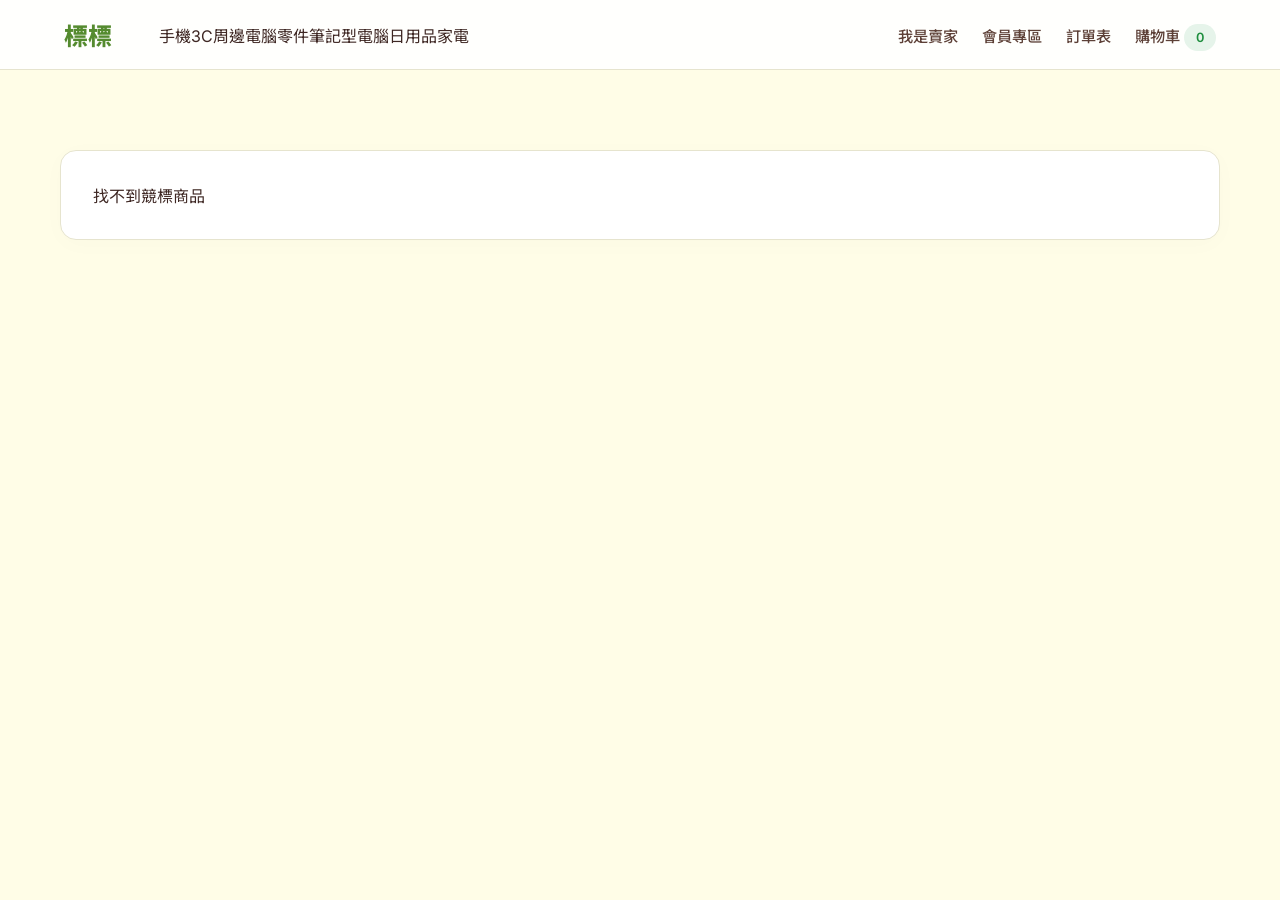
<file: auction.html>
<!DOCTYPE html>
<html lang="zh-TW">

<head>
  <meta charset="UTF-8">
  <meta name="viewport" content="width=device-width, initial-scale=1.0">
  <title>標標 | 競標詳情</title>
  <link
    href="https://fonts.googleapis.com/css2?family=Inter:wght@400;500;600;700;800&family=Noto+Sans+TC:wght@400;500;700&display=swap"
    rel="stylesheet">
  <link rel="stylesheet" href="style.css">
</head>

<body>
  <div class="container" style="margin-top: 40px;">
    <div id="auction-detail-container" class="glass-panel"></div>
  </div>
  <script src="script.js"></script>
</body>

</html>
</file>
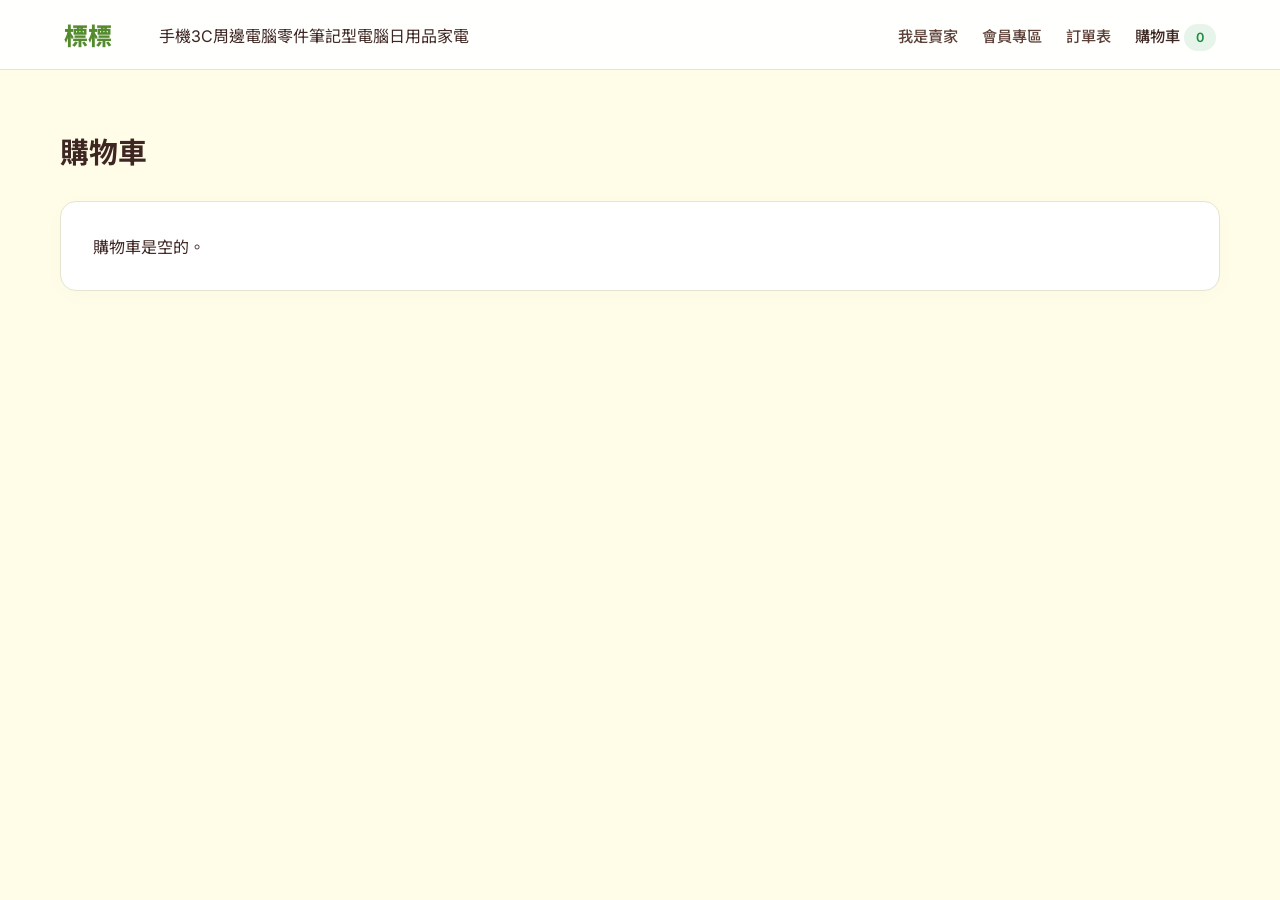
<file: cart.html>
<!DOCTYPE html>
<html lang="zh-TW">

<head>
  <meta charset="UTF-8">
  <meta name="viewport" content="width=device-width, initial-scale=1.0">
  <title>標標 | 購物車</title>
  <link
    href="https://fonts.googleapis.com/css2?family=Inter:wght@400;500;600;700;800&family=Noto+Sans+TC:wght@400;500;700&display=swap"
    rel="stylesheet">
  <link rel="stylesheet" href="style.css">
</head>

<body>
  <div class="container">
    <h2 class="section-title">購物車</h2>
    <div class="glass-panel" id="cart-container"></div>
  </div>
  <script src="script.js"></script>
</body>

</html>
</file>
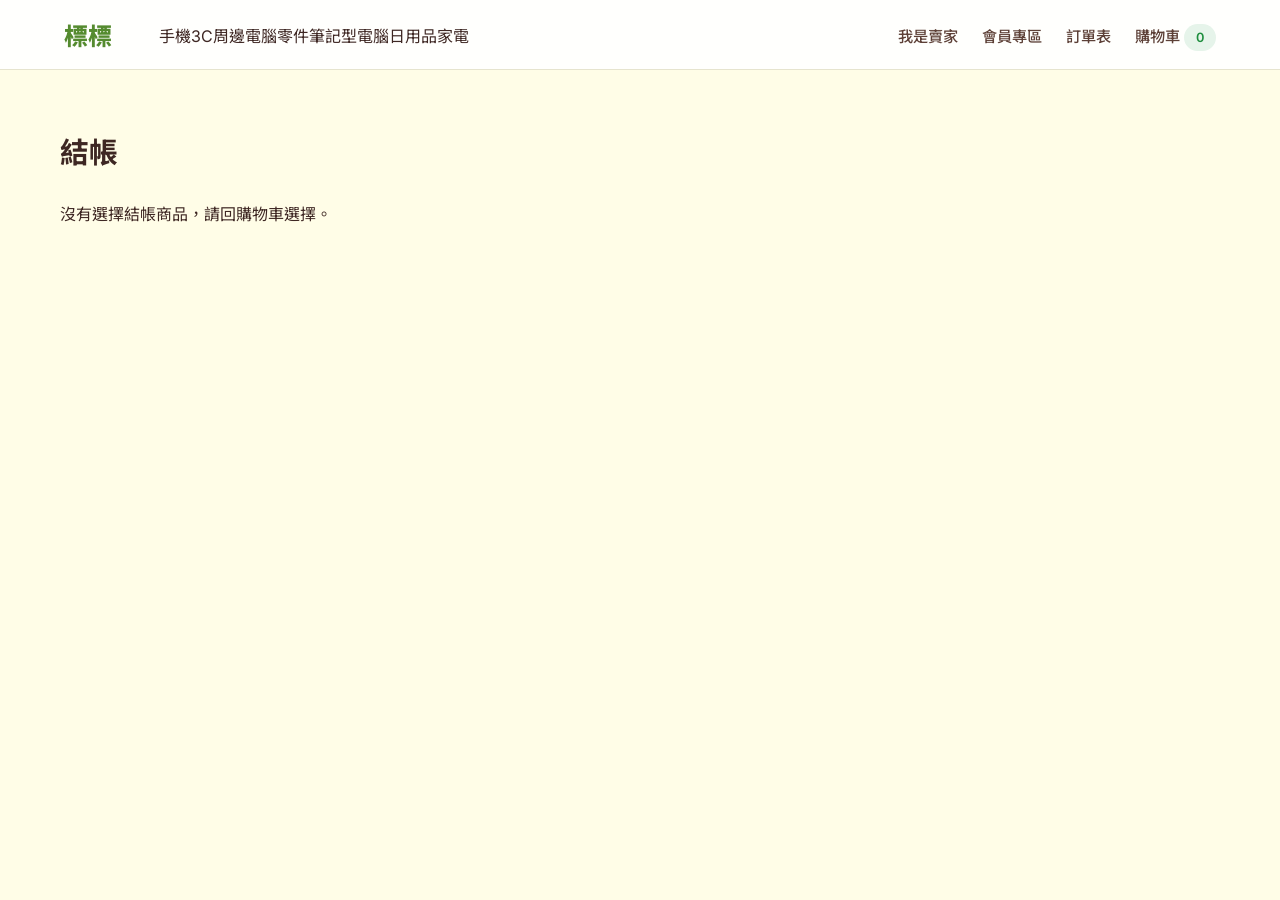
<file: checkout.html>
<!DOCTYPE html>
<html lang="zh-TW">

<head>
  <meta charset="UTF-8">
  <meta name="viewport" content="width=device-width, initial-scale=1.0">
  <title>標標 | 結帳</title>
  <link
    href="https://fonts.googleapis.com/css2?family=Inter:wght@400;500;600;700;800&family=Noto+Sans+TC:wght@400;500;700&display=swap"
    rel="stylesheet">
  <link rel="stylesheet" href="style.css">
</head>

<body>
  <div class="container">
    <h2 class="section-title">結帳</h2>
    <div id="checkout-container"></div>
  </div>
  <script src="script.js"></script>
</body>

</html>
</file>
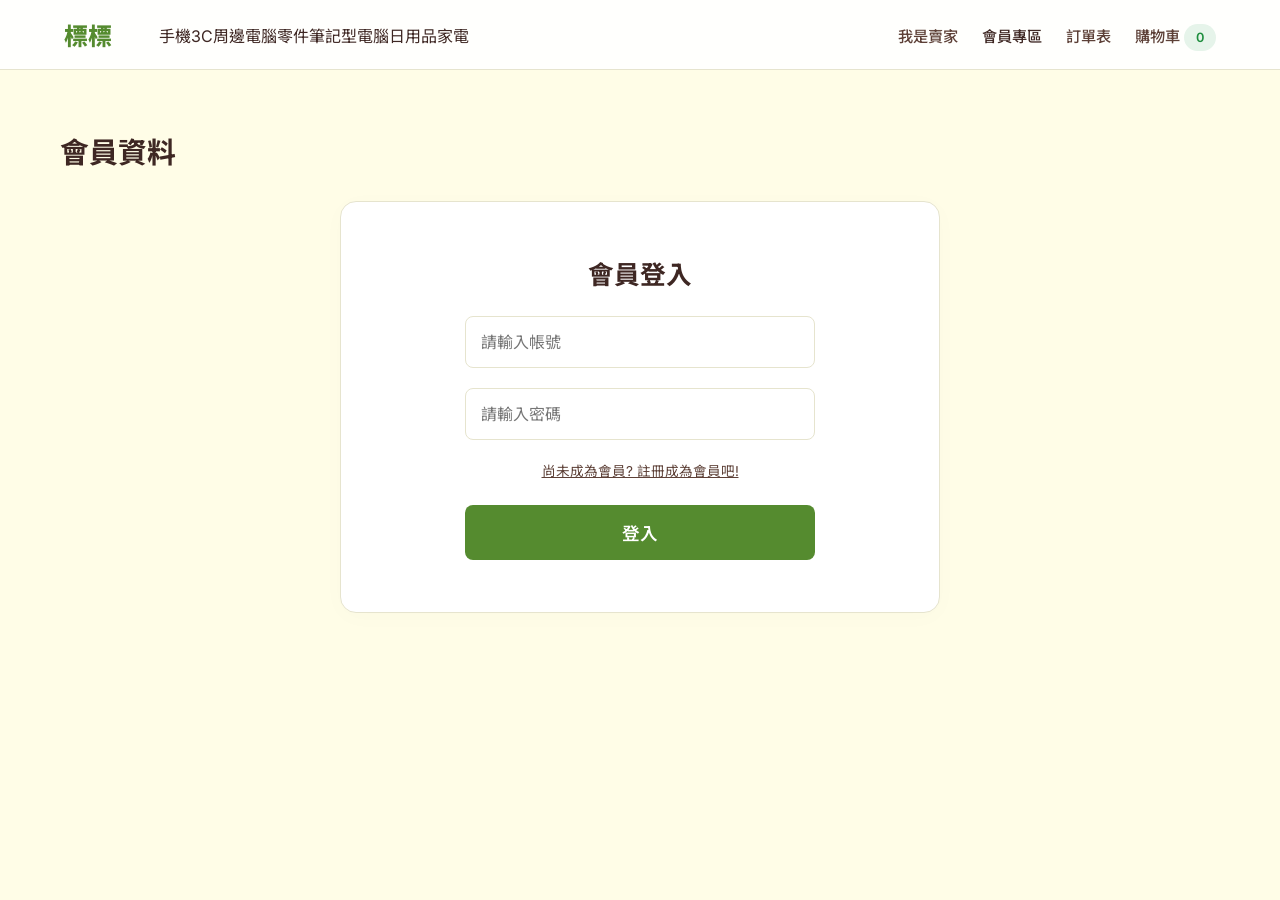
<file: member.html>
<!DOCTYPE html>
<html lang="zh-TW">

<head>
  <meta charset="UTF-8">
  <meta name="viewport" content="width=device-width, initial-scale=1.0">
  <title>標標 | 會員專區</title>
  <link
    href="https://fonts.googleapis.com/css2?family=Inter:wght@400;500;600;700;800&family=Noto+Sans+TC:wght@400;500;700&display=swap"
    rel="stylesheet">
  <link rel="stylesheet" href="style.css">
</head>

<body>
  <div class="container">
    <h2 class="section-title">會員資料</h2>
    <div class="glass-panel" style="max-width: 600px; margin: 0 auto;">
      <div id="member-info-container"></div>
      <div id="edit-btn-container" style="margin-top: 20px; text-align: right; display: none;">
        <button class="btn" id="edit-member-btn" onclick="toggleEditMember()">編輯會員資料</button>
      </div>
    </div>
  </div>
  <script src="script.js"></script>
</body>

</html>
</file>
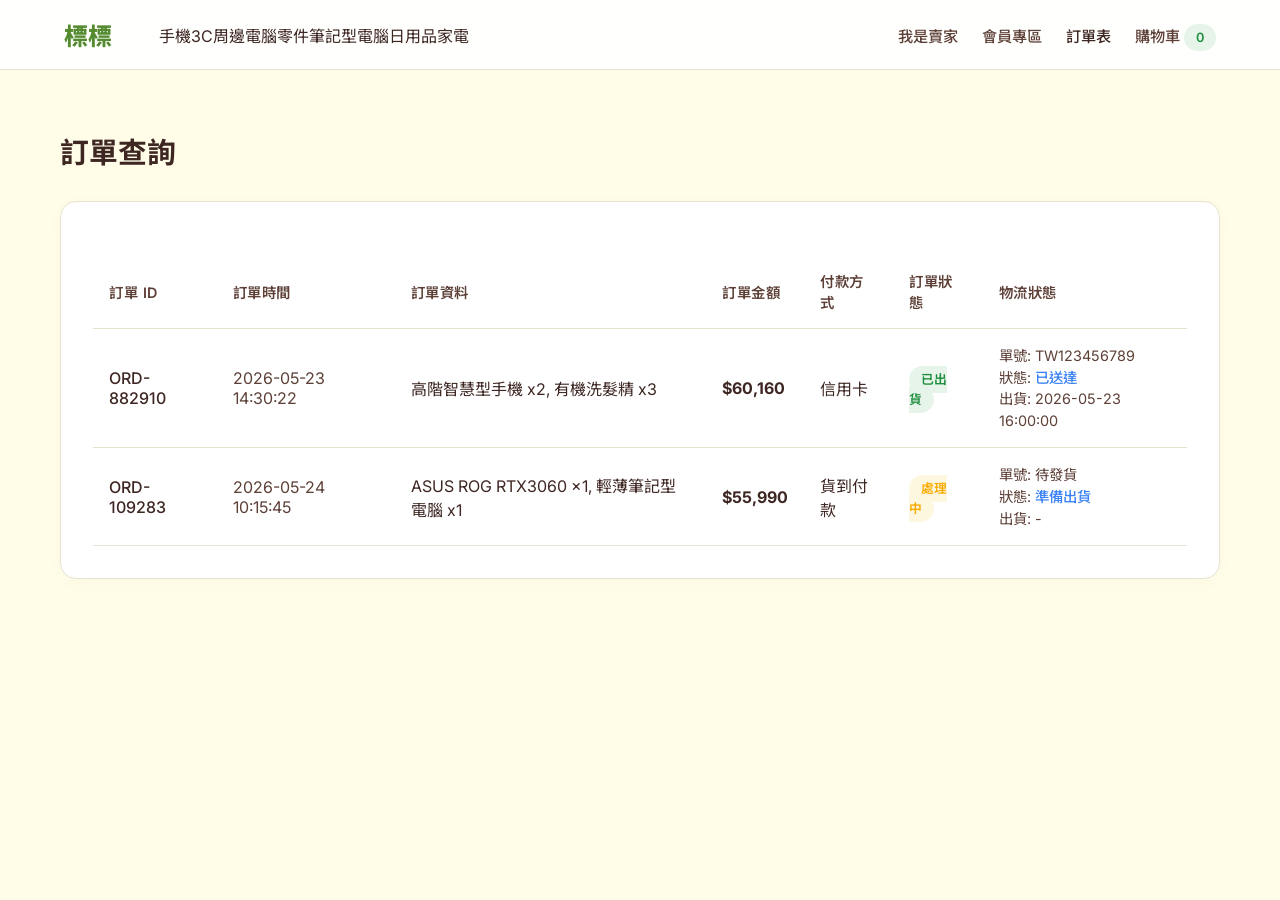
<file: orders.html>
<!DOCTYPE html>
<html lang="zh-TW">

<head>
  <meta charset="UTF-8">
  <meta name="viewport" content="width=device-width, initial-scale=1.0">
  <title>訂單查詢</title>
  <link
    href="https://fonts.googleapis.com/css2?family=Inter:wght@400;500;600;700;800&family=Noto+Sans+TC:wght@400;500;700&display=swap"
    rel="stylesheet">
  <link rel="stylesheet" href="style.css">
</head>

<body>
  <div class="container">
    <h2 class="section-title">訂單查詢</h2>
    <div class="glass-panel" style="overflow-x: auto;">
      <div id="orders-container"></div>
    </div>
  </div>
  <script src="script.js"></script>
</body>

</html>
</file>
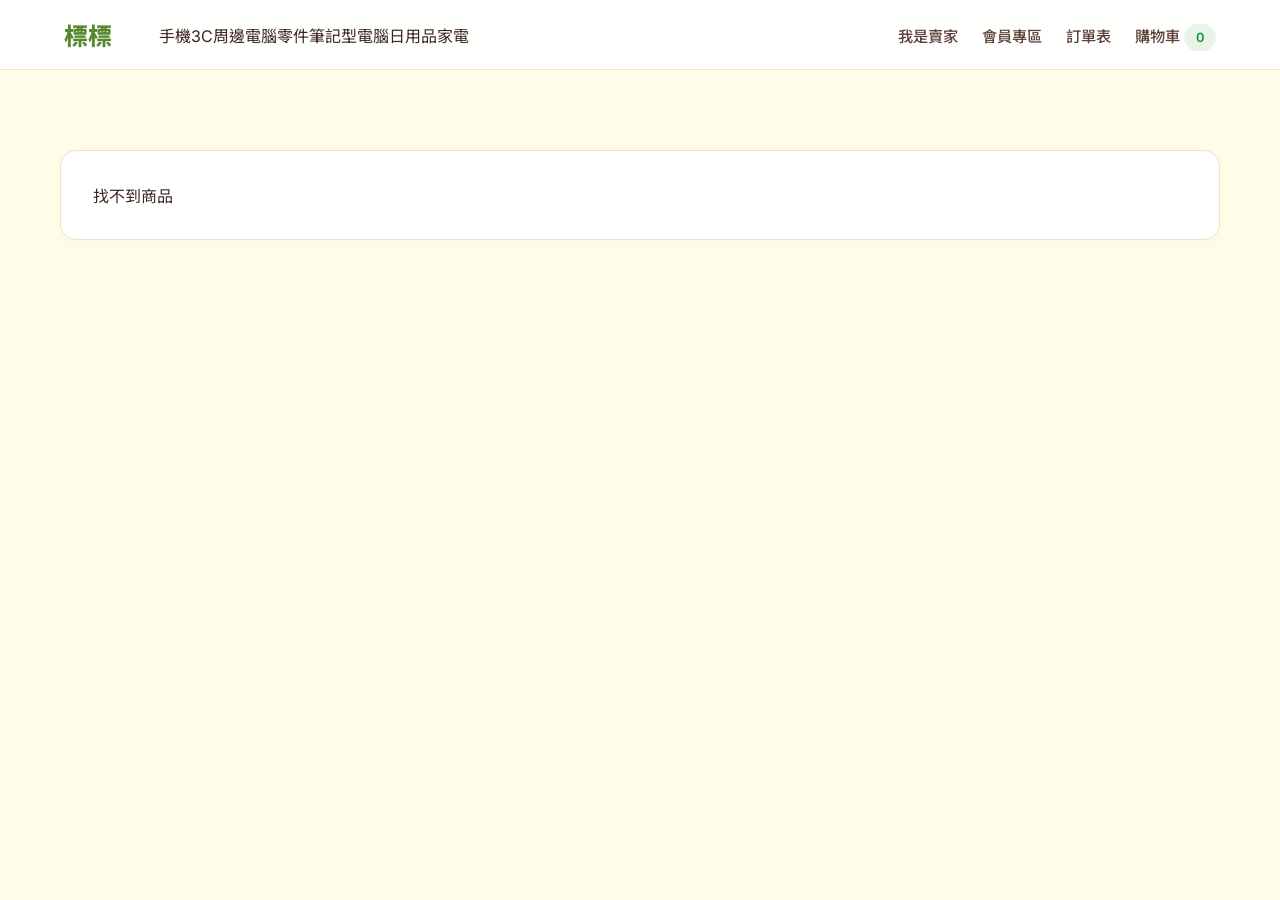
<file: product.html>
<!DOCTYPE html>
<html lang="zh-TW">

<head>
  <meta charset="UTF-8">
  <meta name="viewport" content="width=device-width, initial-scale=1.0">
  <title>標標 | 商品詳情</title>
  <link
    href="https://fonts.googleapis.com/css2?family=Inter:wght@400;500;600;700;800&family=Noto+Sans+TC:wght@400;500;700&display=swap"
    rel="stylesheet">
  <link rel="stylesheet" href="style.css">
</head>

<body>
  <div class="container" style="margin-top: 40px;">
    <div id="product-detail-container" class="glass-panel"></div>
  </div>
  <script src="script.js"></script>
</body>

</html>
</file>
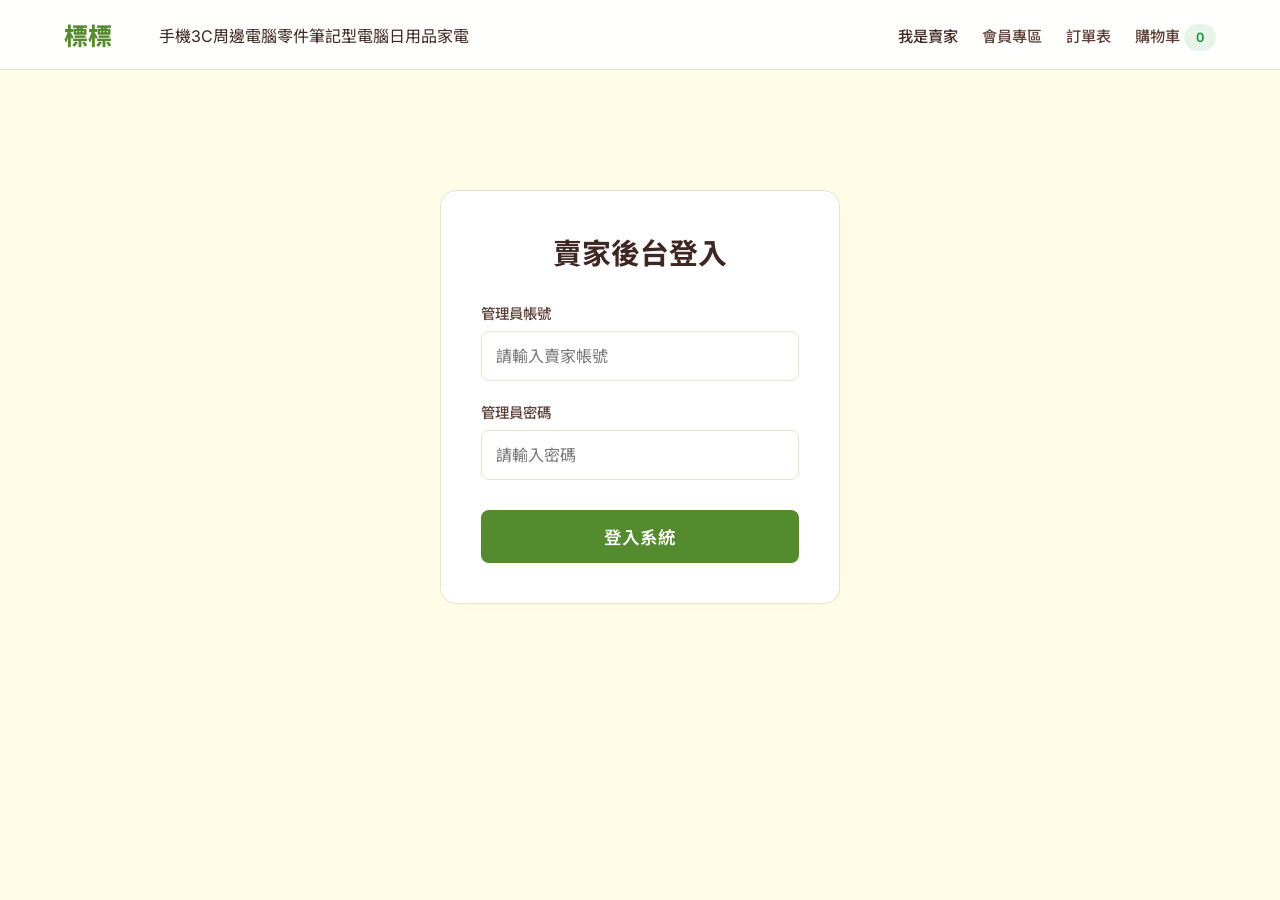
<file: seller.html>
<!DOCTYPE html>
<html lang="zh-TW">
<head>
  <meta charset="UTF-8">
  <meta name="viewport" content="width=device-width, initial-scale=1.0">
  <title>標標 | 賣家後台</title>
  <link href="https://fonts.googleapis.com/css2?family=Inter:wght@400;500;600;700;800&family=Noto+Sans+TC:wght@400;500;700&display=swap" rel="stylesheet">
  <link rel="stylesheet" href="style.css">
  <style>
    .login-wrapper {
      max-width: 400px;
      margin: 100px auto;
      padding: 40px;
      text-align: center;
    }
    .login-title {
      font-size: 1.8rem;
      font-weight: 700;
      margin-bottom: 30px;
      color: var(--text-primary);
    }
  </style>
</head>
<body>
  
  <!-- 賣家登入區塊 -->
  <div id="seller-login-container" style="display: none;">
    <div class="glass-panel login-wrapper">
      <h2 class="login-title">賣家後台登入</h2>
      <div class="form-group" style="text-align: left;">
        <label for="login-username">管理員帳號</label>
        <input type="text" id="login-username" placeholder="請輸入賣家帳號">
      </div>
      <div class="form-group" style="text-align: left;">
        <label for="login-password">管理員密碼</label>
        <input type="password" id="login-password" placeholder="請輸入密碼">
      </div>
      <button class="btn" style="width: 100%; padding: 14px; font-size: 1.1rem; margin-top: 10px;" onclick="sellerLogin()">登入系統</button>
    </div>
  </div>

  <!-- 賣家管理主控台 -->
  <div class="container" id="seller-admin-container" style="margin-top: 20px; display: none;">
    
    <div class="seller-header">
      <h2 class="section-title" style="margin: 0;">賣家管理主控台</h2>
      <div style="display: flex; gap: 10px; align-items: center;">
        <button class="btn btn-secondary" onclick="openAddAuctionModal()">新增競標商品</button>
        <button class="btn" onclick="openAddProductModal()">新增一般商品</button>
        <button class="btn" style="background: #5d4037;" onclick="sellerLogout()">登出後台</button>
      </div>
    </div>

    <!-- 頂部數據看板概覽 -->
    <div class="dashboard-summary">
      <div class="glass-panel summary-card">
        <span class="title">一般商品總數</span>
        <span class="value" id="summary-total-products">0</span>
      </div>
      <div class="glass-panel summary-card">
        <span class="title">競標商品總數</span>
        <span class="value" id="summary-total-auctions">0</span>
      </div>
      <div class="glass-panel summary-card">
        <span class="title">庫存吃緊商品數</span>
        <span class="value" id="summary-warning-products" style="color: #e63946;">0</span>
      </div>
      <div class="glass-panel summary-card">
        <span class="title">總銷售金額</span>
        <span class="value" id="summary-total-sales" style="color: #558b2f;">$0</span>
      </div>
      <div class="glass-panel summary-card">
        <span class="title">訂單總筆數</span>
        <span class="value" id="summary-total-orders">0</span>
      </div>
    </div>

    <!-- 分頁選單 Tabs -->
    <div class="seller-tabs">
      <button class="seller-tab-btn active" onclick="switchTab('stock-warning')">庫存預警表</button>
      <button class="seller-tab-btn" onclick="switchTab('sales-rank')">銷售業績排行</button>
      <button class="seller-tab-btn" onclick="switchTab('orders-track')">物流狀態追蹤</button>
      <button class="seller-tab-btn" onclick="switchTab('product-mgmt')">一般商品管理</button>
      <button class="seller-tab-btn" onclick="switchTab('auction-mgmt')">競標商品管理</button>
    </div>

    <!-- Tab 1: 庫存預警表 -->
    <div id="tab-stock-warning" class="seller-tab-content active">
      <div class="glass-panel">
        <h3 style="margin-bottom: 10px;">商品庫存預警表</h3>
        <p style="color: var(--text-secondary); margin-bottom: 20px; font-size: 0.9rem;">系統自動列出目前庫存低於 15 件的商品，您可在此快速補貨。</p>
        <div class="table-wrapper">
          <table class="data-table">
            <thead>
              <tr>
                <th>圖片</th>
                <th>商品 ID</th>
                <th>商品名稱</th>
                <th>目前庫存</th>
                <th>狀態</th>
                <th>快速補貨</th>
              </tr>
            </thead>
            <tbody id="stock-warning-table-body">
              <!-- 動態生成 -->
            </tbody>
          </table>
        </div>
      </div>
    </div>

    <!-- Tab 2: 銷售業績排行 -->
    <div id="tab-sales-rank" class="seller-tab-content">
      <div class="glass-panel">
        <h3 style="margin-bottom: 10px;">銷售業績排行表</h3>
        <p style="color: var(--text-secondary); margin-bottom: 20px; font-size: 0.9rem;">依據已建立的訂單數據，統計各商品的銷售總量與累積金額排行。</p>
        <div class="table-wrapper">
          <table class="data-table">
            <thead>
              <tr>
                <th>排行</th>
                <th>商品 ID</th>
                <th>商品名稱</th>
                <th>銷售數量</th>
                <th>銷售總額</th>
              </tr>
            </thead>
            <tbody id="sales-rank-table-body">
              <!-- 動態生成 -->
            </tbody>
          </table>
        </div>
      </div>
    </div>

    <!-- Tab 3: 物流狀態追蹤 -->
    <div id="tab-orders-track" class="seller-tab-content">
      <div class="glass-panel">
        <h3 style="margin-bottom: 10px;">訂單物流狀態追蹤表</h3>
        <p style="color: var(--text-secondary); margin-bottom: 20px; font-size: 0.9rem;">在此管理買家成立的訂單，更新其出貨進度與物流單號。</p>
        <div class="table-wrapper">
          <table class="data-table">
            <thead>
              <tr>
                <th>訂單 ID</th>
                <th>下單時間</th>
                <th>購買明細</th>
                <th>訂單金額</th>
                <th>物流狀態</th>
                <th>物流單號</th>
                <th>操作</th>
              </tr>
            </thead>
            <tbody id="orders-track-table-body">
              <!-- 動態生成 -->
            </tbody>
          </table>
        </div>
      </div>
    </div>

    <!-- Tab 4: 一般商品管理 -->
    <div id="tab-product-mgmt" class="seller-tab-content">
      <div class="glass-panel">
        <h3 style="margin-bottom: 10px;">一般商品管理</h3>
        <p style="color: var(--text-secondary); margin-bottom: 20px; font-size: 0.9rem;">管理商店上架的一般商品，您可以進行新增、修改與下架刪除。</p>
        <div class="table-wrapper">
          <table class="data-table">
            <thead>
              <tr>
                <th>圖片</th>
                <th>分類</th>
                <th>商品 ID</th>
                <th>商品名稱</th>
                <th>價格</th>
                <th>規格</th>
                <th>庫存</th>
                <th>操作</th>
              </tr>
            </thead>
            <tbody id="product-mgmt-table-body">
              <!-- 動態生成 -->
            </tbody>
          </table>
        </div>
      </div>
    </div>

    <!-- Tab 5: 競標商品管理 -->
    <div id="tab-auction-mgmt" class="seller-tab-content">
      <div class="glass-panel">
        <h3 style="margin-bottom: 10px;">競標商品管理</h3>
        <p style="color: var(--text-secondary); margin-bottom: 20px; font-size: 0.9rem;">管理商店上架的競標商品，您可以新增、編輯或下架刪除競標項目。</p>
        <div class="table-wrapper">
          <table class="data-table">
            <thead>
              <tr>
                <th>圖片</th>
                <th>商品 ID</th>
                <th>商品名稱</th>
                <th>起標價</th>
                <th>目前最高價</th>
                <th>剩餘時間</th>
                <th>操作</th>
              </tr>
            </thead>
            <tbody id="auction-mgmt-table-body">
              <!-- 動態生成 -->
            </tbody>
          </table>
        </div>
      </div>
    </div>

  </div>

  <!-- 商品彈窗 Modal (新增/編輯一般商品與競標商品) -->
  <div id="product-modal" class="modal">
    <div class="modal-content">
      <div class="modal-header">
        <h3 id="modal-title">新增商品</h3>
        <button class="modal-close" onclick="closeProductModal()">&times;</button>
      </div>
      <div class="modal-body">
        <!-- 隱藏欄位：儲存商品類型 ('general' | 'auction') 與 ID -->
        <input type="hidden" id="form-product-type">
        <input type="hidden" id="form-product-id">
        
        <div class="form-group">
          <label for="form-product-name">商品名稱 *</label>
          <input type="text" id="form-product-name" placeholder="請輸入商品名稱">
        </div>
        
        <div class="form-group">
          <label for="form-product-category">分類 *</label>
          <select id="form-product-category">
            <!-- 動態生成 -->
          </select>
        </div>

        <!-- 一般商品專用欄位 -->
        <div id="general-fields-container">
          <div class="form-group" style="display: grid; grid-template-columns: 1fr 1fr; gap: 15px;">
            <div>
              <label for="form-product-price">售價 (TWD) *</label>
              <input type="number" id="form-product-price" min="0" placeholder="請輸入價格">
            </div>
            <div>
              <label for="form-product-stock">庫存數量 *</label>
              <input type="number" id="form-product-stock" min="0" placeholder="請輸入庫存數量">
            </div>
          </div>
          <div class="form-group">
            <label for="form-product-specs">規格描述 *</label>
            <input type="text" id="form-product-specs" placeholder="例如：容量: 500ml / 產地: 台灣">
          </div>
        </div>

        <!-- 競標商品專用欄位 -->
        <div id="auction-fields-container" style="display: none;">
          <div class="form-group" style="display: grid; grid-template-columns: 1fr 1fr; gap: 15px;">
            <div>
              <label for="form-auction-startprice">起標價 (TWD) *</label>
              <input type="number" id="form-auction-startprice" min="0" placeholder="請輸入起標價">
            </div>
            <div>
              <label for="form-auction-time">競標時間 (小時) *</label>
              <input type="number" id="form-auction-time" min="1" placeholder="請輸入小時數，例: 2">
            </div>
          </div>
        </div>

        <div class="form-group">
          <label for="form-product-img">圖片連結網址</label>
          <input type="text" id="form-product-img" placeholder="請輸入圖片 URL (留空則使用預設圖)">
        </div>
        
        <div class="form-group">
          <label for="form-product-desc">商品介紹描述</label>
          <textarea id="form-product-desc" style="width:100%; min-height:100px; padding:12px; border:1px solid var(--surface-border); border-radius:8px; outline:none; font-family:inherit;" placeholder="請輸入商品詳細介紹"></textarea>
        </div>
      </div>
      <div class="modal-footer">
        <button class="btn btn-secondary" onclick="closeProductModal()">取消</button>
        <button class="btn" onclick="saveProductForm()">確認儲存</button>
      </div>
    </div>
  </div>

  <script src="script.js"></script>
  <script>
    // 在 script.js 載入後，我們便可以使用 MOCK_DATA、saveData、formatCurrency 等全域變數與函數。
    
    // 檢查登入狀態
    let isSellerLoggedIn = localStorage.getItem('isSellerLoggedIn') === 'true';

    // 初始化渲染
    window.addEventListener('load', () => {
      checkLoginState();
    });

    function checkLoginState() {
      const loginContainer = document.getElementById('seller-login-container');
      const adminContainer = document.getElementById('seller-admin-container');
      
      if (isSellerLoggedIn) {
        loginContainer.style.display = 'none';
        adminContainer.style.display = 'block';
        initCategoryOptions();
        renderAllReports();
      } else {
        loginContainer.style.display = 'block';
        adminContainer.style.display = 'none';
      }
    }

    function sellerLogin() {
      const user = document.getElementById('login-username').value.trim();
      const pass = document.getElementById('login-password').value;

      if (user === 'pchouse' && pass === '0000') {
        isSellerLoggedIn = true;
        localStorage.setItem('isSellerLoggedIn', 'true');
        alert('登入成功，歡迎回來！');
        checkLoginState();
      } else {
        alert('帳號或密碼錯誤，請重新輸入！');
      }
    }

    function sellerLogout() {
      if (confirm('確定要登出賣家後台嗎？')) {
        isSellerLoggedIn = false;
        localStorage.setItem('isSellerLoggedIn', 'false');
        // 清空輸入框
        document.getElementById('login-username').value = '';
        document.getElementById('login-password').value = '';
        checkLoginState();
      }
    }

    // 1. 初始化商品分類下拉選單
    function initCategoryOptions() {
      const select = document.getElementById('form-product-category');
      if (select && MOCK_DATA.categories) {
        select.innerHTML = MOCK_DATA.categories.map(c => 
          `<option value="${c.id}">${c.name}</option>`
        ).join('');
      }
    }

    // 2. 切換 Tab 分頁
    function switchTab(tabId) {
      // 切換按鈕 active 狀態
      const buttons = document.querySelectorAll('.seller-tab-btn');
      buttons.forEach(btn => btn.classList.remove('active'));
      event.currentTarget.classList.add('active');

      // 切換內容 active 狀態
      const contents = document.querySelectorAll('.seller-tab-content');
      contents.forEach(content => content.classList.remove('active'));
      document.getElementById(`tab-${tabId}`).classList.add('active');
      
      // 切換分頁時重新渲染相關報表，確保資料最新
      renderAllReports();
    }

    // 3. 渲染所有報表
    function renderAllReports() {
      renderSummaryCards();
      renderStockWarningTable();
      renderSalesRankTable();
      renderOrdersTrackTable();
      renderProductMgmtTable();
      renderAuctionMgmtTable();
    }

    // 4. 渲染數據看板卡片
    function renderSummaryCards() {
      // 一般商品總數
      const totalProds = MOCK_DATA.generalItems.length;
      document.getElementById('summary-total-products').innerText = totalProds;

      // 競標商品總數
      const totalAuctions = MOCK_DATA.auctionItems.length;
      document.getElementById('summary-total-auctions').innerText = totalAuctions;

      // 庫存預警商品數
      const warningProds = MOCK_DATA.generalItems.filter(i => i.stock < 15).length;
      document.getElementById('summary-warning-products').innerText = warningProds;

      // 訂單總筆數
      const totalOrders = MOCK_DATA.orders.length;
      document.getElementById('summary-total-orders').innerText = totalOrders;

      // 總銷售金額 (只加總非「已取消」之訂單)
      const totalSales = MOCK_DATA.orders
        .filter(o => o.status !== '已取消')
        .reduce((sum, o) => sum + o.amount, 0);
      document.getElementById('summary-total-sales').innerText = formatCurrency(totalSales);
    }

    // 5. 渲染商品庫存預警表
    function renderStockWarningTable() {
      const tbody = document.getElementById('stock-warning-table-body');
      const warningItems = MOCK_DATA.generalItems.filter(i => i.stock < 15);

      if (warningItems.length === 0) {
        tbody.innerHTML = `<tr><td colspan="6" style="text-align:center; color:var(--text-secondary);">目前所有商品庫存皆非常充足，無預警商品。</td></tr>`;
        return;
      }

      tbody.innerHTML = warningItems.map(item => `
        <tr>
          <td><img src="${item.img || 'https://images.unsplash.com/photo-1531403009284-440f080d1e12?w=100'}" class="table-img" alt="${item.name}"></td>
          <td style="font-weight: 500;">${item.id}</td>
          <td>${item.name}</td>
          <td>
            <span class="badge ${item.stock < 5 ? 'status-warning' : 'status-processing'}">
              ${item.stock} 件
            </span>
          </td>
          <td>
            <span class="badge status-warning">${item.stock < 5 ? '庫存極低' : '補貨預警'}</span>
          </td>
          <td>
            <div class="quick-input-group">
              <input type="number" id="quick-stock-${item.id}" class="quick-stock-input" value="50" min="1">
              <button class="btn" style="padding: 6px 12px; font-size: 0.85rem;" onclick="quickReplenish('${item.id}')">補貨</button>
            </div>
          </td>
        </tr>
      `).join('');
    }

    // 快速補貨
    function quickReplenish(prodId) {
      const input = document.getElementById(`quick-stock-${prodId}`);
      const addQty = parseInt(input.value);
      if (isNaN(addQty) || addQty <= 0) {
        alert('請輸入大於 0 的補貨數量！');
        return;
      }

      const item = MOCK_DATA.generalItems.find(i => i.id === prodId);
      if (item) {
        item.stock += addQty;
        saveData();
        alert(`商品 [${item.name}] 成功補貨 ${addQty} 件！目前庫存：${item.stock} 件。`);
        renderAllReports();
      }
    }

    // 6. 渲染銷售業績排行表
    function renderSalesRankTable() {
      const tbody = document.getElementById('sales-rank-table-body');
      
      // 統計所有訂單中的銷售數據
      const salesMap = {};
      
      // 先把所有的商品初始化在 salesMap 裡
      MOCK_DATA.generalItems.forEach(item => {
        salesMap[item.name] = {
          id: item.id,
          name: item.name,
          quantity: 0,
          totalAmount: 0
        };
      });

      MOCK_DATA.orders.forEach(order => {
        if (order.status === '已取消') return;
        
        const items = order.data.split(', ');
        items.forEach(itemStr => {
          const match = itemStr.match(/(.+)\sx(\d+)/);
          if (match) {
            const name = match[1].trim();
            const qty = parseInt(match[2]);
            
            let price = 0;
            const originalItem = MOCK_DATA.generalItems.find(g => g.name === name);
            if (originalItem) {
              price = originalItem.price;
            } else {
              price = 0;
            }

            if (salesMap[name]) {
              salesMap[name].quantity += qty;
              salesMap[name].totalAmount += (qty * price);
            } else {
              salesMap[name] = {
                id: originalItem ? originalItem.id : 'N/A',
                name: name,
                quantity: qty,
                totalAmount: qty * price
              };
            }
          }
        });
      });

      // 轉換成陣列並按照銷售總額降序排序
      const rankList = Object.values(salesMap).sort((a, b) => b.totalAmount - a.totalAmount);

      if (rankList.length === 0) {
        tbody.innerHTML = `<tr><td colspan="5" style="text-align:center; color:var(--text-secondary);">無銷售數據。</td></tr>`;
        return;
      }

      tbody.innerHTML = rankList.map((item, idx) => `
        <tr>
          <td>
            <span class="badge ${idx === 0 ? 'status-warning' : (idx === 1 ? 'status-processing' : 'status-ok')}" style="padding: 4px 10px;">
              第 ${idx + 1} 名
            </span>
          </td>
          <td style="font-weight: 500;">${item.id}</td>
          <td style="font-weight: 500;">${item.name}</td>
          <td>${item.quantity} 件</td>
          <td style="font-weight: bold; color: var(--primary);">${formatCurrency(item.totalAmount)}</td>
        </tr>
      `).join('');
    }

    // 7. 渲染物流狀態追蹤表
    function renderOrdersTrackTable() {
      const tbody = document.getElementById('orders-track-table-body');
      
      if (MOCK_DATA.orders.length === 0) {
        tbody.innerHTML = `<tr><td colspan="7" style="text-align:center; color:var(--text-secondary);">目前暫無買家訂單。</td></tr>`;
        return;
      }

      // 按照訂單時間降序排列
      const sortedOrders = [...MOCK_DATA.orders].sort((a, b) => new Date(b.time) - new Date(a.time));

      tbody.innerHTML = sortedOrders.map(order => `
        <tr>
          <td style="font-weight: 600;">${order.orderId}</td>
          <td style="font-size: 0.85rem; color: var(--text-secondary);">${order.time}</td>
          <td style="max-width: 200px; word-wrap: break-word; font-size: 0.9rem;">${order.data}</td>
          <td style="font-weight: 600;">${formatCurrency(order.amount)}</td>
          <td>
            <select id="track-status-${order.orderId}" style="padding: 6px 10px; border-radius: 6px; border: 1px solid var(--surface-border); font-size: 0.85rem;">
              <option value="處理中" ${order.status === '處理中' ? 'selected' : ''}>處理中</option>
              <option value="已出貨" ${order.status === '已出貨' ? 'selected' : ''}>已出貨</option>
              <option value="已取消" ${order.status === '已取消' ? 'selected' : ''}>已取消</option>
            </select>
          </td>
          <td>
            <input type="text" id="track-num-${order.orderId}" value="${order.trackingNumber === '待發貨' ? '' : order.trackingNumber}" placeholder="輸入物流單號" style="padding: 6px 10px; border-radius: 6px; border:1px solid var(--surface-border); font-size:0.85rem; width: 120px;">
          </td>
          <td>
            <button class="btn" style="padding: 6px 12px; font-size:0.85rem;" onclick="updateOrderStatus('${order.orderId}')">儲存</button>
          </td>
        </tr>
      `).join('');
    }

    // 更新訂單與物流狀態
    function updateOrderStatus(orderId) {
      const statusSelect = document.getElementById(`track-status-${orderId}`);
      const numInput = document.getElementById(`track-num-${orderId}`);
      const newStatus = statusSelect.value;
      const newTrackNum = numInput.value.trim() || '待發貨';

      const order = MOCK_DATA.orders.find(o => o.orderId === orderId);
      if (order) {
        order.status = newStatus;
        order.trackingNumber = newTrackNum;
        
        // 自動連動 deliveryStatus
        if (newStatus === '已出貨') {
          order.deliveryStatus = '已出貨 / 運輸中';
          order.shippingTime = new Date().toLocaleString();
        } else if (newStatus === '處理中') {
          order.deliveryStatus = '準備出貨';
          order.shippingTime = '-';
        } else if (newStatus === '已取消') {
          order.deliveryStatus = '已取消';
          order.shippingTime = '-';
        }

        saveData();
        alert(`訂單 ${orderId} 狀態已成功更新！`);
        renderAllReports();
      }
    }

    // 8. 渲染一般商品管理專區表格
    function renderProductMgmtTable() {
      const tbody = document.getElementById('product-mgmt-table-body');
      
      if (MOCK_DATA.generalItems.length === 0) {
        tbody.innerHTML = `<tr><td colspan="8" style="text-align:center; color:var(--text-secondary);">商店目前沒有任何商品，請點擊上方按鈕新增商品。</td></tr>`;
        return;
      }

      tbody.innerHTML = MOCK_DATA.generalItems.map(item => {
        const cat = MOCK_DATA.categories.find(c => c.id === item.categoryId);
        const catName = cat ? cat.name : '未分類';
        
        return `
          <tr>
            <td><img src="${item.img || 'https://images.unsplash.com/photo-1531403009284-440f080d1e12?w=100'}" class="table-img" alt="${item.name}"></td>
            <td><span class="badge status-ok">${catName}</span></td>
            <td style="font-weight: 500;">${item.id}</td>
            <td style="font-weight: 600;">${item.name}</td>
            <td style="font-weight: 600; color: var(--primary);">${formatCurrency(item.price)}</td>
            <td style="max-width: 150px; font-size: 0.85rem; color: var(--text-secondary); word-break: break-all;">${item.specs || '無規格描述'}</td>
            <td>
              <span class="badge ${item.stock < 15 ? 'status-warning' : 'status-ok'}">
                ${item.stock} 件
              </span>
            </td>
            <td>
              <div class="actions-cell">
                <button class="btn btn-secondary" style="padding: 6px 12px; font-size:0.85rem;" onclick="openEditProductModal('${item.id}')">編輯</button>
                <button class="btn" style="background:#e53935; padding: 6px 12px; font-size:0.85rem;" onclick="deleteProduct('${item.id}')">刪除</button>
              </div>
            </td>
          </tr>
        `;
      }).join('');
    }

    // 9. 渲染競標商品管理專區表格
    function renderAuctionMgmtTable() {
      const tbody = document.getElementById('auction-mgmt-table-body');
      
      if (!MOCK_DATA.auctionItems || MOCK_DATA.auctionItems.length === 0) {
        tbody.innerHTML = `<tr><td colspan="7" style="text-align:center; color:var(--text-secondary);">商店目前沒有任何競標商品，請點擊上方按鈕新增。</td></tr>`;
        return;
      }

      tbody.innerHTML = MOCK_DATA.auctionItems.map(item => `
        <tr>
          <td><img src="${item.img || 'https://images.unsplash.com/photo-1531403009284-440f080d1e12?w=100'}" class="table-img" alt="${item.name}"></td>
          <td style="font-weight: 500;">${item.id}</td>
          <td style="font-weight: 600;">${item.name}</td>
          <td>${formatCurrency(item.startPrice)}</td>
          <td style="font-weight: 600; color: #e63946;">${formatCurrency(item.currentPrice)}</td>
          <td>
            <span class="badge status-shipping">
              ${formatTime(item.timeLeft)}
            </span>
          </td>
          <td>
            <div class="actions-cell">
              <button class="btn btn-secondary" style="padding: 6px 12px; font-size:0.85rem;" onclick="openEditAuctionModal('${item.id}')">編輯</button>
              <button class="btn" style="background:#e53935; padding: 6px 12px; font-size:0.85rem;" onclick="deleteAuction('${item.id}')">刪除</button>
            </div>
          </td>
        </tr>
      `).join('');
    }

    // 刪除一般商品
    function deleteProduct(id) {
      const item = MOCK_DATA.generalItems.find(i => i.id === id);
      if (!item) return;

      if (confirm(`確定要刪除一般商品 [${item.name}] 嗎？此動作不可逆！`)) {
        MOCK_DATA.generalItems = MOCK_DATA.generalItems.filter(i => i.id !== id);
        saveData();
        alert('一般商品已成功刪除。');
        renderAllReports();
      }
    }

    // 刪除競標商品
    function deleteAuction(id) {
      const item = MOCK_DATA.auctionItems.find(i => i.id === id);
      if (!item) return;

      if (confirm(`確定要刪除競標商品 [${item.name}] 嗎？此動作不可逆！`)) {
        MOCK_DATA.auctionItems = MOCK_DATA.auctionItems.filter(i => i.id !== id);
        saveData();
        alert('競標商品已成功刪除。');
        renderAllReports();
      }
    }

    // Modal 表單控制 (新增一般商品)
    function openAddProductModal() {
      document.getElementById('modal-title').innerText = '新增一般商品';
      document.getElementById('form-product-type').value = 'general';
      document.getElementById('form-product-id').value = '';
      document.getElementById('form-product-name').value = '';
      document.getElementById('form-product-price').value = '';
      document.getElementById('form-product-stock').value = '';
      document.getElementById('form-product-specs').value = '';
      document.getElementById('form-product-img').value = '';
      document.getElementById('form-product-desc').value = '';
      
      document.getElementById('general-fields-container').style.display = 'block';
      document.getElementById('auction-fields-container').style.display = 'none';
      
      document.getElementById('product-modal').classList.add('active');
    }

    // Modal 表單控制 (新增競標商品)
    function openAddAuctionModal() {
      document.getElementById('modal-title').innerText = '新增競標商品';
      document.getElementById('form-product-type').value = 'auction';
      document.getElementById('form-product-id').value = '';
      document.getElementById('form-product-name').value = '';
      document.getElementById('form-auction-startprice').value = '';
      document.getElementById('form-auction-time').value = '';
      document.getElementById('form-product-img').value = '';
      document.getElementById('form-product-desc').value = '';
      
      document.getElementById('general-fields-container').style.display = 'none';
      document.getElementById('auction-fields-container').style.display = 'block';
      
      document.getElementById('product-modal').classList.add('active');
    }

    // 編輯一般商品彈窗
    function openEditProductModal(id) {
      const item = MOCK_DATA.generalItems.find(i => i.id === id);
      if (!item) return;

      document.getElementById('modal-title').innerText = '編輯一般商品';
      document.getElementById('form-product-type').value = 'general';
      document.getElementById('form-product-id').value = item.id;
      document.getElementById('form-product-name').value = item.name;
      document.getElementById('form-product-price').value = item.price;
      document.getElementById('form-product-stock').value = item.stock;
      document.getElementById('form-product-category').value = item.categoryId;
      document.getElementById('form-product-specs').value = item.specs || '';
      document.getElementById('form-product-img').value = item.img || '';
      document.getElementById('form-product-desc').value = item.desc || '';

      document.getElementById('general-fields-container').style.display = 'block';
      document.getElementById('auction-fields-container').style.display = 'none';

      document.getElementById('product-modal').classList.add('active');
    }

    // 編輯競標商品彈窗
    function openEditAuctionModal(id) {
      const item = MOCK_DATA.auctionItems.find(i => i.id === id);
      if (!item) return;

      document.getElementById('modal-title').innerText = '編輯競標商品';
      document.getElementById('form-product-type').value = 'auction';
      document.getElementById('form-product-id').value = item.id;
      document.getElementById('form-product-name').value = item.name;
      document.getElementById('form-auction-startprice').value = item.startPrice;
      // 將秒數轉回小時，做四捨五入
      document.getElementById('form-auction-time').value = Math.round(item.timeLeft / 3600);
      document.getElementById('form-product-category').value = item.categoryId;
      document.getElementById('form-product-img').value = item.img || '';
      document.getElementById('form-product-desc').value = item.desc || '';

      document.getElementById('general-fields-container').style.display = 'none';
      document.getElementById('auction-fields-container').style.display = 'block';

      document.getElementById('product-modal').classList.add('active');
    }

    function closeProductModal() {
      document.getElementById('product-modal').classList.remove('active');
    }

    // 儲存商品（一般商品或競標商品）
    function saveProductForm() {
      const type = document.getElementById('form-product-type').value;
      const id = document.getElementById('form-product-id').value;
      const name = document.getElementById('form-product-name').value.trim();
      const categoryId = document.getElementById('form-product-category').value;
      const img = document.getElementById('form-product-img').value.trim() || 'https://images.unsplash.com/photo-1531403009284-440f080d1e12?w=500';
      const desc = document.getElementById('form-product-desc').value.trim();

      if (!name || !categoryId) {
        alert('請填寫商品名稱與分類！');
        return;
      }

      if (type === 'general') {
        const price = parseInt(document.getElementById('form-product-price').value);
        const stock = parseInt(document.getElementById('form-product-stock').value);
        const specs = document.getElementById('form-product-specs').value.trim();

        if (isNaN(price) || isNaN(stock) || !specs) {
          alert('請填寫一般商品的所有必填欄位 (*)。');
          return;
        }

        if (id) {
          const item = MOCK_DATA.generalItems.find(i => i.id === id);
          if (item) {
            item.name = name;
            item.price = price;
            item.stock = stock;
            item.categoryId = categoryId;
            item.specs = specs;
            item.img = img;
            item.desc = desc;
          }
        } else {
          const newId = 'g' + (MOCK_DATA.generalItems.length + MOCK_DATA.generalItems.reduce((max, i) => {
            const num = parseInt(i.id.replace('g', ''));
            return num > max ? num : max;
          }, 0) + 1);
          
          MOCK_DATA.generalItems.push({
            id: newId,
            categoryId,
            img,
            price,
            name,
            stock,
            desc,
            specs
          });
        }
      } else if (type === 'auction') {
        const startPrice = parseInt(document.getElementById('form-auction-startprice').value);
        const hours = parseInt(document.getElementById('form-auction-time').value);

        if (isNaN(startPrice) || isNaN(hours)) {
          alert('請填寫競標商品的所有必填欄位 (*)。');
          return;
        }

        if (id) {
          const item = MOCK_DATA.auctionItems.find(i => i.id === id);
          if (item) {
            item.name = name;
            item.startPrice = startPrice;
            if (item.currentPrice < startPrice) {
              item.currentPrice = startPrice;
            }
            item.timeLeft = hours * 3600;
            item.categoryId = categoryId;
            item.img = img;
            item.desc = desc || '這是一件極具收藏價值的競標商品，擁有獨特的歷史與設計。';
          }
        } else {
          const newId = 'a' + (MOCK_DATA.auctionItems.length + MOCK_DATA.auctionItems.reduce((max, i) => {
            const num = parseInt(i.id.replace('a', ''));
            return num > max ? num : max;
          }, 0) + 1);

          MOCK_DATA.auctionItems.push({
            id: newId,
            categoryId,
            img,
            name,
            startPrice,
            currentPrice: startPrice,
            timeLeft: hours * 3600,
            desc: desc || '這是一件極具收藏價值的競標商品，擁有獨特的歷史與設計。'
          });
        }
      }

      saveData();
      alert('商品資料已儲存成功！');
      closeProductModal();
      renderAllReports();
    }
  </script>
</body>
</html>
</file>
<file: style.css>
:root {
  --primary: #558b2f;
  --primary-hover: #33691e;
  --secondary: #ffb300;
  --background: #fffde7;
  --surface: #ffffff;
  --surface-border: #e6e4ce;
  --text-primary: #3e2723;
  --text-secondary: #5d4037;
}

* {
  box-sizing: border-box;
  margin: 0;
  padding: 0;
  font-family: 'Inter', 'Noto Sans TC', sans-serif;
}

body {
  background: var(--background);
  color: var(--text-primary);
  min-height: 100vh;
  padding-top: 90px;
}

h1,
h2,
h3 {
  font-weight: 700;
  margin-bottom: 1rem;
}

a {
  text-decoration: none;
  color: inherit;
}

.navbar {
  position: fixed;
  top: 0;
  left: 0;
  right: 0;
  height: 70px;
  background: rgba(255, 255, 255, 0.9);
  backdrop-filter: blur(10px);
  -webkit-backdrop-filter: blur(10px);
  border-bottom: 1px solid var(--surface-border);
  display: flex;
  justify-content: space-between;
  align-items: center;
  padding: 0 5%;
  z-index: 1000;
}

.nav-left,
.nav-right {
  display: flex;
  align-items: center;
  gap: 24px;
}

.logo {
  font-size: 1.5rem;
  font-weight: 800;
  color: var(--primary);
  letter-spacing: -0.5px;
}

.nav-link {
  color: var(--text-secondary);
  transition: color 0.2s ease;
  font-weight: 500;
  font-size: 0.95rem;
}

.nav-link:hover,
.nav-link.active {
  color: var(--text-primary);
}

.glass-panel {
  background: var(--surface);
  border: 1px solid var(--surface-border);
  border-radius: 16px;
  padding: 32px;
  box-shadow: 0 4px 24px rgba(0, 0, 0, 0.02);
}

.btn {
  background: var(--primary);
  color: white;
  border: none;
  padding: 12px 24px;
  border-radius: 8px;
  cursor: pointer;
  font-weight: 600;
  font-size: 0.95rem;
  transition: all 0.2s ease;
  display: inline-block;
  text-align: center;
}

.btn:hover {
  background: var(--primary-hover);
  transform: translateY(-1px);
}

.btn-secondary {
  background: transparent;
  border: 1px solid var(--surface-border);
  color: var(--text-primary);
}

.btn-secondary:hover {
  background: #f5f5f5;
  border-color: #ddd;
}

.container {
  max-width: 1200px;
  margin: 0 auto;
  padding: 20px;
}

.section-title {
  margin-top: 20px;
  margin-bottom: 30px;
  font-size: 1.8rem;
  display: flex;
  align-items: center;
  gap: 10px;
}

.product-grid {
  display: grid;
  grid-template-columns: repeat(auto-fill, minmax(260px, 1fr));
  gap: 30px;
}

.product-card {
  display: flex;
  flex-direction: column;
  transition: transform 0.3s ease, box-shadow 0.3s ease;
  overflow: hidden;
  padding: 20px;
}

.product-card:hover {
  transform: translateY(-4px);
  box-shadow: 0 12px 32px rgba(0, 0, 0, 0.08);
}

.product-img {
  width: 100%;
  height: 220px;
  object-fit: cover;
  border-radius: 12px;
  margin-bottom: 20px;
}

.product-title {
  font-size: 1.1rem;
  margin-bottom: 8px;
  color: var(--text-primary);
}

.product-price {
  color: var(--text-primary);
  font-size: 1.25rem;
  font-weight: 700;
  margin-bottom: 12px;
}

.product-desc {
  color: var(--text-secondary);
  font-size: 0.9rem;
  margin-bottom: 20px;
  flex-grow: 1;
  line-height: 1.5;
}

.product-meta {
  display: flex;
  justify-content: space-between;
  align-items: center;
  font-size: 0.85rem;
  color: var(--text-secondary);
  margin-bottom: 16px;
}

.auction-timer {
  background: #fce8e8;
  color: #e63946;
  padding: 6px 12px;
  border-radius: 6px;
  font-weight: 600;
  display: inline-block;
  margin-bottom: 16px;
  font-size: 0.9rem;
}

.data-table {
  width: 100%;
  border-collapse: collapse;
  margin-top: 20px;
}

.data-table th,
.data-table td {
  padding: 16px;
  text-align: left;
  border-bottom: 1px solid var(--surface-border);
}

.data-table th {
  color: var(--text-secondary);
  font-weight: 600;
  font-size: 0.9rem;
  text-transform: uppercase;
  letter-spacing: 0.5px;
}

.form-group {
  margin-bottom: 20px;
}

.form-group label {
  display: block;
  margin-bottom: 8px;
  color: var(--text-secondary);
  font-weight: 500;
  font-size: 0.9rem;
}

.form-group input,
.form-group select {
  width: 100%;
  padding: 14px;
  background: #ffffff;
  border: 1px solid var(--surface-border);
  border-radius: 8px;
  color: var(--text-primary);
  outline: none;
  transition: all 0.2s;
  font-family: inherit;
  font-size: 1rem;
}

.form-group input:focus,
.form-group select:focus {
  border-color: var(--primary);
  box-shadow: 0 0 0 2px rgba(0, 0, 0, 0.05);
}

.form-group input:disabled {
  background: #f9f9f9;
  color: var(--text-secondary);
}

.badge {
  padding: 6px 12px;
  border-radius: 20px;
  font-size: 0.8rem;
  font-weight: 600;
}

.badge.status-shipped {
  background: #e6f4ea;
  color: #1e8e3e;
}

.badge.status-processing {
  background: #fef7e0;
  color: #f9ab00;
}

.product-detail-layout {
  display: grid;
  grid-template-columns: 1fr 1fr;
  gap: 40px;
}

@media (max-width: 768px) {
  .product-detail-layout {
    grid-template-columns: 1fr;
  }
}

.product-detail-img {
  width: 100%;
  border-radius: 16px;
  object-fit: cover;
}

.product-detail-info {
  display: flex;
  flex-direction: column;
}

/* Seller Admin Page Styles */
.seller-header {
  display: flex;
  justify-content: space-between;
  align-items: center;
  margin-bottom: 30px;
}

.seller-tabs {
  display: flex;
  gap: 12px;
  margin-bottom: 30px;
  border-bottom: 1px solid var(--surface-border);
  padding-bottom: 10px;
  flex-wrap: wrap;
}

.seller-tab-btn {
  background: transparent;
  border: 1px solid transparent;
  color: var(--text-secondary);
  padding: 10px 20px;
  border-radius: 8px;
  font-weight: 600;
  cursor: pointer;
  transition: all 0.2s ease;
}

.seller-tab-btn:hover {
  color: var(--text-primary);
  background: rgba(85, 139, 47, 0.05);
}

.seller-tab-btn.active {
  background: var(--primary);
  color: white;
  border-color: var(--primary);
}

.seller-tab-content {
  display: none;
}

.seller-tab-content.active {
  display: block;
  animation: fadeIn 0.3s ease;
}

@keyframes fadeIn {
  from { opacity: 0; transform: translateY(10px); }
  to { opacity: 1; transform: translateY(0); }
}

/* Dashboard Summary Cards */
.dashboard-summary {
  display: grid;
  grid-template-columns: repeat(auto-fit, minmax(220px, 1fr));
  gap: 20px;
  margin-bottom: 30px;
}

.summary-card {
  display: flex;
  flex-direction: column;
  gap: 8px;
  padding: 24px;
}

.summary-card .title {
  font-size: 0.9rem;
  color: var(--text-secondary);
  font-weight: 500;
}

.summary-card .value {
  font-size: 1.8rem;
  font-weight: 800;
  color: var(--text-primary);
}

/* Stock warning inputs */
.quick-input-group {
  display: flex;
  align-items: center;
  gap: 8px;
}

.quick-stock-input {
  width: 80px !important;
  padding: 6px 10px !important;
  font-size: 0.9rem !important;
  text-align: center;
}

/* Modal Popup */
.modal {
  position: fixed;
  top: 0;
  left: 0;
  right: 0;
  bottom: 0;
  background: rgba(0, 0, 0, 0.4);
  backdrop-filter: blur(5px);
  -webkit-backdrop-filter: blur(5px);
  display: none;
  justify-content: center;
  align-items: center;
  z-index: 2000;
}

.modal.active {
  display: flex;
}

.modal-content {
  background: var(--surface);
  border: 1px solid var(--surface-border);
  border-radius: 16px;
  width: 90%;
  max-width: 600px;
  max-height: 90vh;
  overflow-y: auto;
  box-shadow: 0 10px 40px rgba(0, 0, 0, 0.1);
  animation: modalScale 0.3s cubic-bezier(0.34, 1.56, 0.64, 1);
}

@keyframes modalScale {
  from { transform: scale(0.9); opacity: 0; }
  to { transform: scale(1); opacity: 1; }
}

.modal-header {
  padding: 20px 24px;
  border-bottom: 1px solid var(--surface-border);
  display: flex;
  justify-content: space-between;
  align-items: center;
}

.modal-body {
  padding: 24px;
}

.modal-footer {
  padding: 16px 24px;
  border-top: 1px solid var(--surface-border);
  display: flex;
  justify-content: flex-end;
  gap: 12px;
}

.modal-close {
  background: transparent;
  border: none;
  font-size: 1.5rem;
  cursor: pointer;
  color: var(--text-secondary);
  line-height: 1;
}

.modal-close:hover {
  color: #e53935;
}

/* Warning badges */
.badge.status-warning {
  background: #fce8e8;
  color: #e63946;
}

.badge.status-ok {
  background: #e6f4ea;
  color: #1e8e3e;
}

.badge.status-shipping {
  background: #e8f0fe;
  color: #1a73e8;
}

/* Table Actions column width or layouts */
.table-img {
  width: 50px;
  height: 50px;
  object-fit: cover;
  border-radius: 8px;
}

.actions-cell {
  display: flex;
  gap: 8px;
  flex-wrap: wrap;
}

/* Responsive Table Wrapper */
.table-wrapper {
  overflow-x: auto;
  margin-top: 15px;
}
</file>
